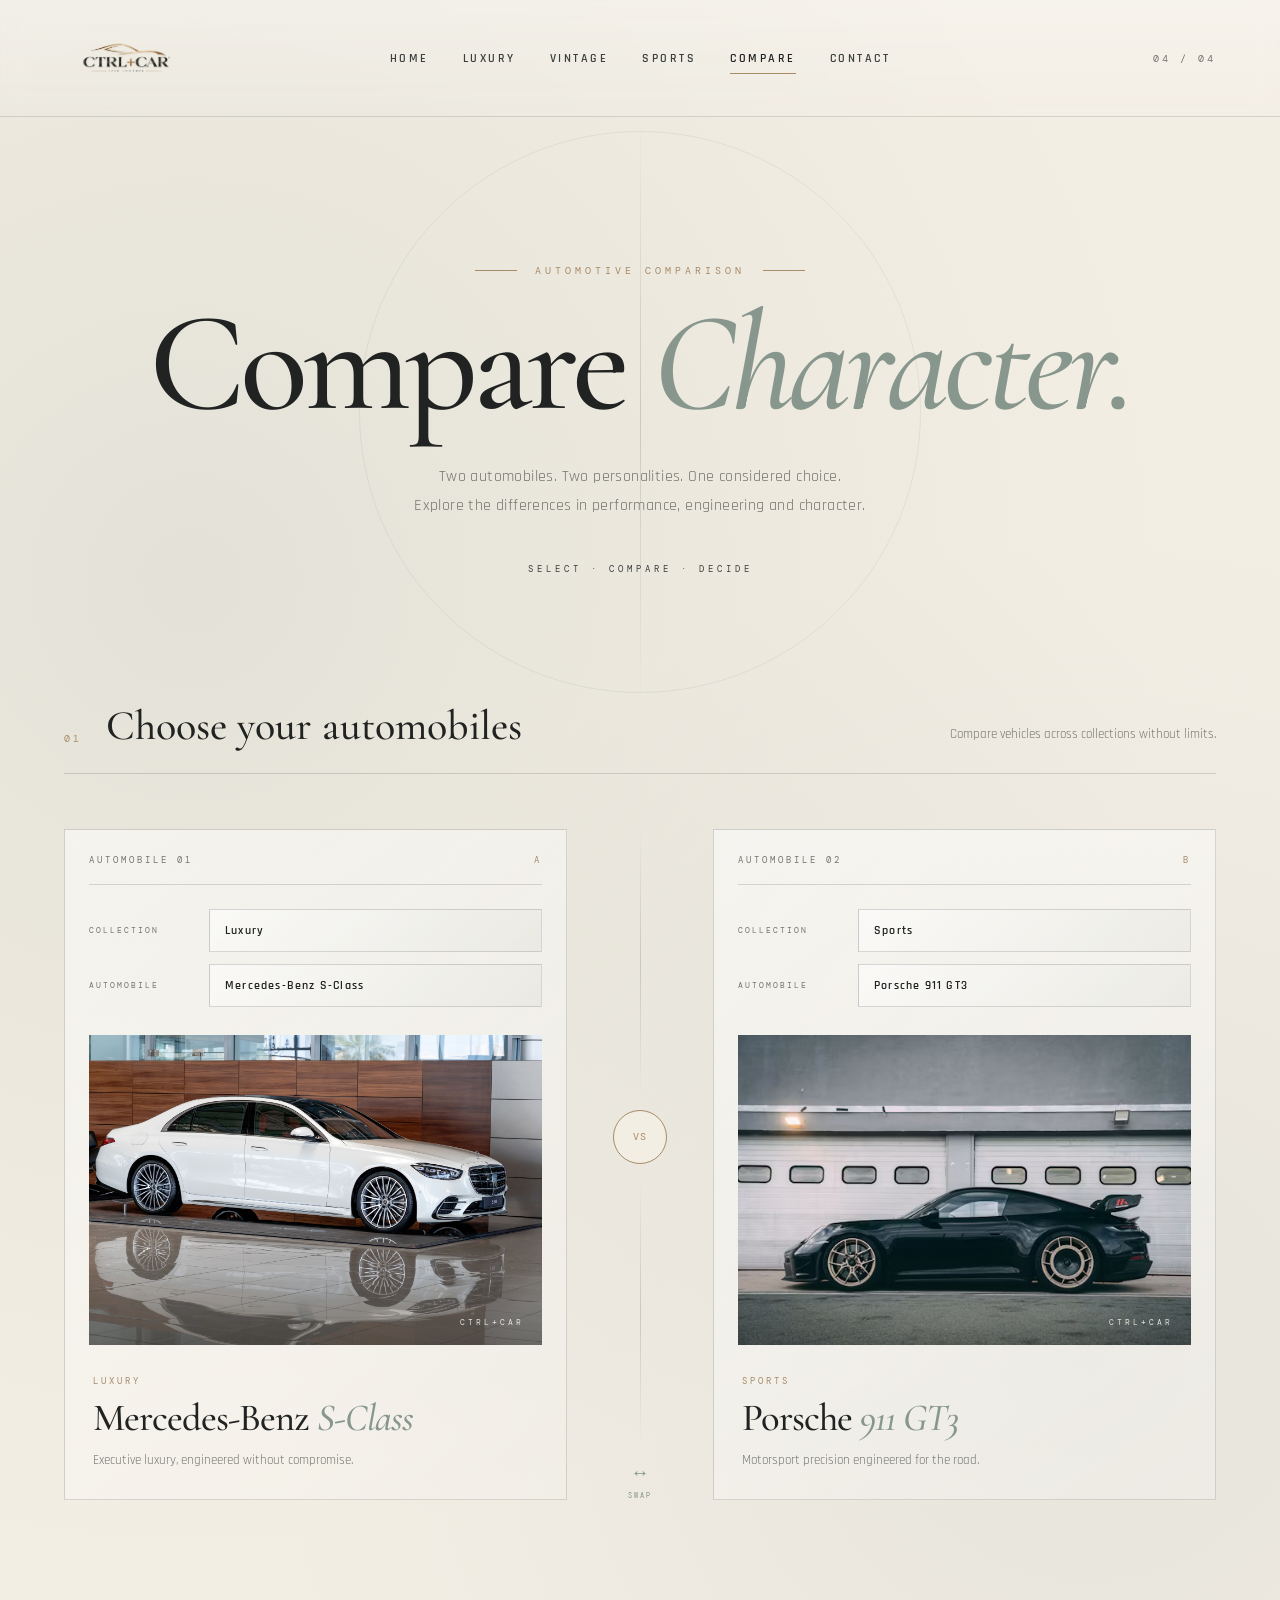
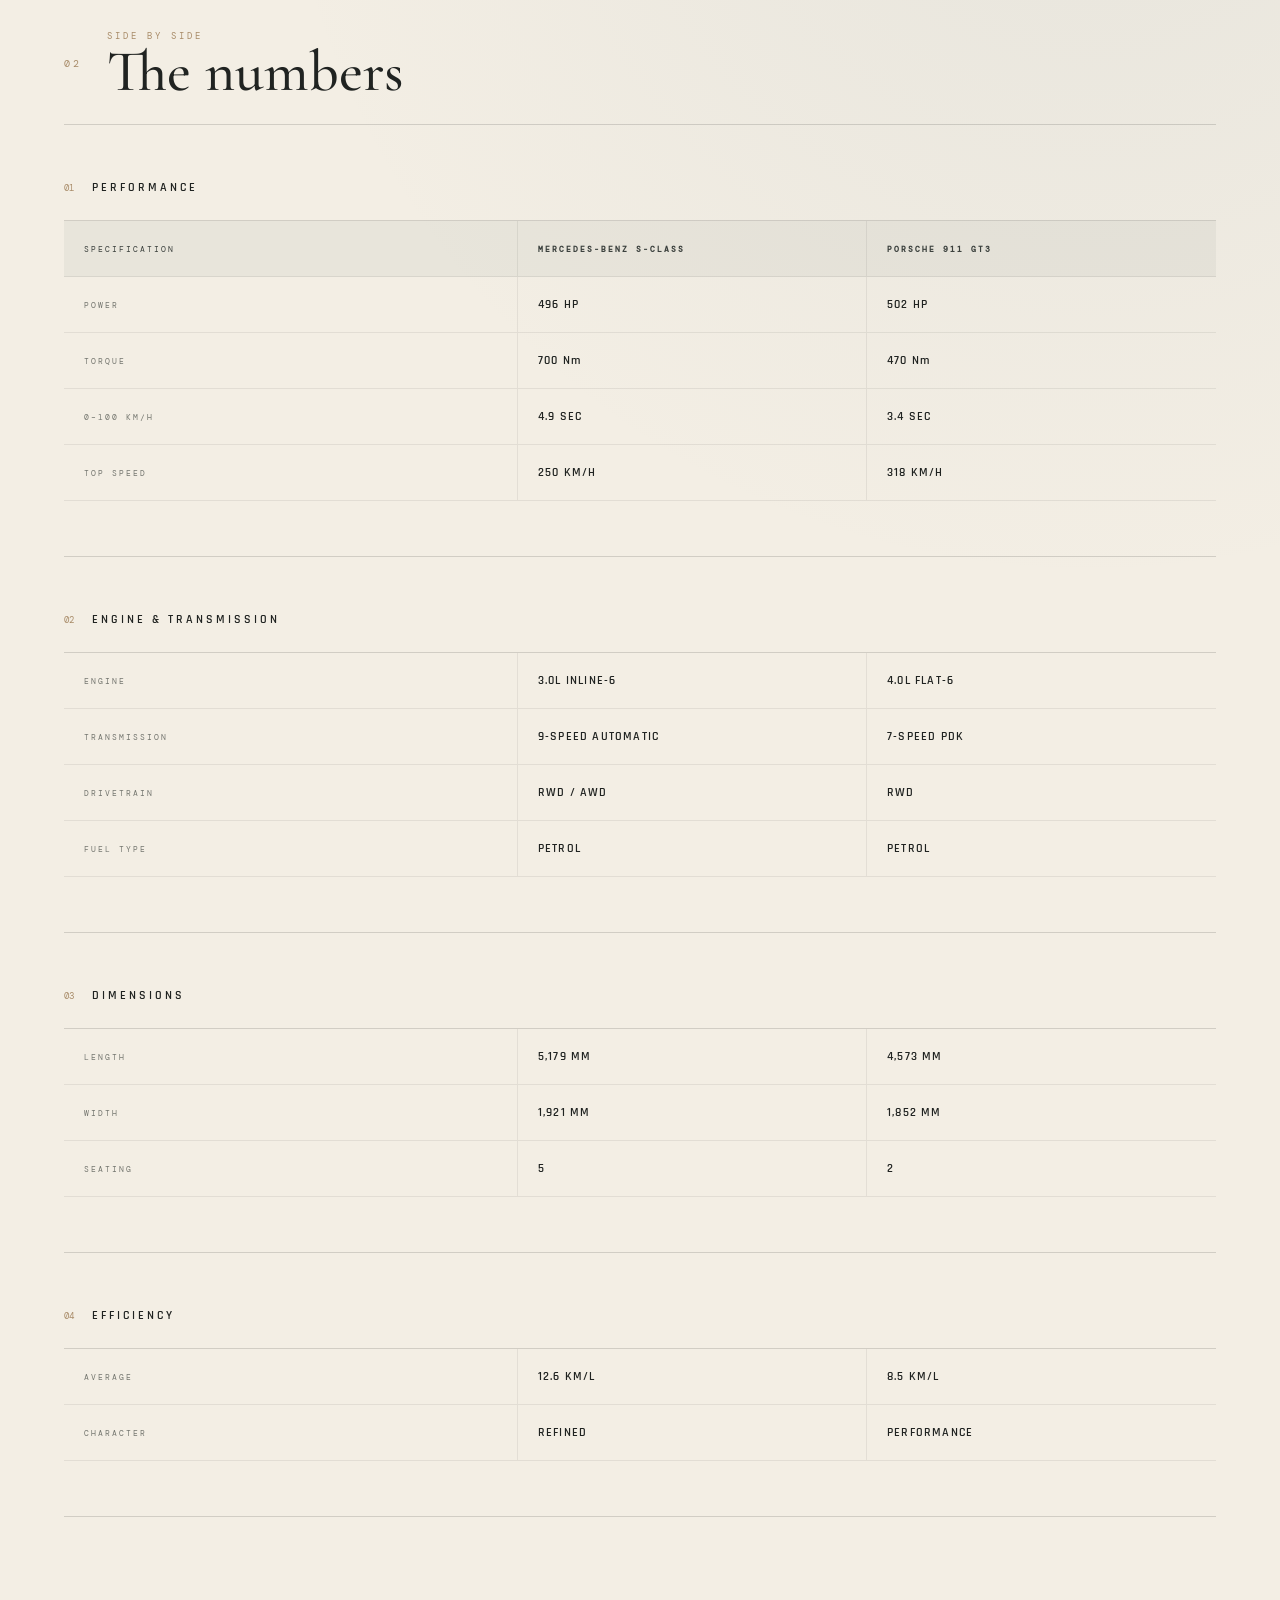
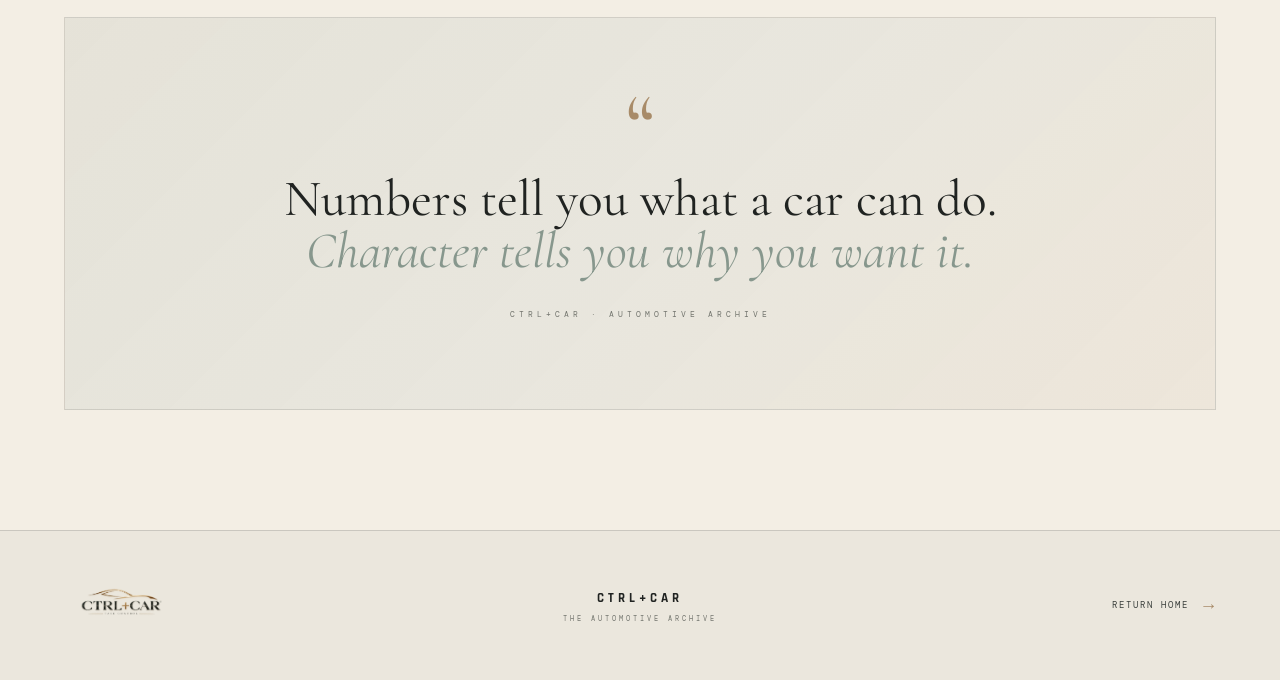
<file: compare.html>
<!DOCTYPE html>
<html lang="en">

<head>

    <meta charset="UTF-8">

    <meta
        name="viewport"
        content="width=device-width, initial-scale=1.0"
    >

    <title>Compare | CTRL+CAR</title>

    <!-- =====================================================
         FONTS
    ====================================================== -->

    <link rel="preconnect" href="https://fonts.googleapis.com">

    <link
        rel="preconnect"
        href="https://fonts.gstatic.com"
        crossorigin
    >

    <link
        href="https://fonts.googleapis.com/css2?family=Cormorant+Garamond:wght@400;500;600;700&family=DM+Mono:wght@300;400;500&family=Rajdhani:wght@400;500;600;700&display=swap"
        rel="stylesheet"
    >
    <!-- Favicon -->

<link rel="icon" type="image/png" sizes="32x32"
      href="images/assets/favicon/favicon-32x32.png">

<link rel="icon" type="image/png" sizes="16x16"
      href="images/assets/favicon/favicon-16x16.png">

<link rel="apple-touch-icon"
      href="images/assets/favicon/apple-touch-icon.png">

    <!-- =====================================================
         CSS
    ====================================================== -->

    <link rel="stylesheet" href="css/compare.css">

</head>


<body>


    <!-- =====================================================
         PAGE WRAPPER
    ====================================================== -->

    <div class="compare-page">


        <!-- =================================================
             NAVBAR
        ================================================== -->

        <header class="compare-navbar">

            <div class="navbar-inner">


                <!-- BRAND LOGO -->

                <a
                    href="index.html"
                    class="brand-logo"
                >

                    <img
                        src="images/assets/logo/logo-dark.png"
                        alt="CTRL+CAR"
                    >

                </a>


                <!-- NAVIGATION -->

                <nav class="main-navigation">

                    <a href="index.html">
                        HOME
                    </a>

                    <a href="luxury.html">
                        LUXURY
                    </a>

                    <a href="vintage.html">
                        VINTAGE
                    </a>

                    <a href="index.html#sports">
                        SPORTS
                    </a>

                    <a
                        href="compare.html"
                        class="active"
                    >
                        COMPARE
                    </a>

                    <a href="index.html#contact">
                        CONTACT
                    </a>

                </nav>


                <!-- COLLECTION NUMBER -->

                <div class="page-index">

                    04 / 04

                </div>

            </div>

        </header>



        <!-- =================================================
             HERO
        ================================================== -->

        <main>


            <section class="compare-hero">


                <div class="hero-eyebrow">

                    <span class="eyebrow-line"></span>

                    AUTOMOTIVE COMPARISON

                    <span class="eyebrow-line"></span>

                </div>


                <h1>

                    Compare
                    <em>Character.</em>

                </h1>


                <p class="hero-description">

                    Two automobiles.
                    Two personalities.
                    One considered choice.

                    <br>

                    Explore the differences in performance,
                    engineering and character.

                </p>


                <div class="hero-note">

                    SELECT · COMPARE · DECIDE

                </div>


            </section>



            <!-- =================================================
                 COMPARISON AREA
            ================================================== -->

            <section class="comparison-section">


                <!-- SECTION HEADER -->

                <div class="comparison-heading">

                    <div>

                        <span class="section-number">
                            01
                        </span>

                        <h2>
                            Choose your automobiles
                        </h2>

                    </div>


                    <p>

                        Compare vehicles across
                        collections without limits.

                    </p>

                </div>



                <!-- =================================================
                     TWO VEHICLE CARDS
                ================================================== -->

                <div class="vehicle-selection">


                    <!-- =============================================
                         VEHICLE ONE
                    ============================================== -->

                    <article
                        class="vehicle-panel vehicle-one"
                    >


                        <div class="panel-topline">

                            <span>
                                AUTOMOBILE 01
                            </span>

                            <span>
                                A
                            </span>

                        </div>


                        <div class="vehicle-select-area">


                            <label for="categoryOne">
                                COLLECTION
                            </label>


                            <select id="categoryOne">

                                <option value="">
                                    Select Collection
                                </option>

                                <option value="luxury">
                                    Luxury
                                </option>

                                <option value="vintage">
                                    Vintage
                                </option>

                                <option value="sports">
                                    Sports
                                </option>

                            </select>



                            <label for="carOne">
                                AUTOMOBILE
                            </label>


                            <select
                                id="carOne"
                                disabled
                            >

                                <option value="">
                                    Select Automobile
                                </option>

                            </select>

                        </div>



                        <div class="selected-vehicle">


                            <div class="vehicle-image">

                                <img
                                    id="imageOne"
                                    src="images/luxury/s-class.jpg"
                                    alt="Mercedes-Benz S-Class"
                                >

                                <div class="image-overlay">

                                    <span>
                                        CTRL+CAR
                                    </span>

                                </div>

                            </div>


                            <div class="vehicle-information">

                                <span
                                    class="vehicle-category"
                                    id="categoryLabelOne"
                                >
                                    LUXURY
                                </span>


                                <h3 id="nameOne">

                                    Mercedes-Benz
                                    <em>S-Class</em>

                                </h3>


                                <p id="taglineOne">

                                    Executive luxury,
                                    engineered without compromise.

                                </p>

                            </div>

                        </div>

                    </article>



                    <!-- =============================================
                         VERSUS
                    ============================================== -->

                    <div class="versus">

                        <span class="versus-line"></span>

                        <div class="versus-circle">

                            VS

                        </div>

                        <span class="versus-line"></span>

                        <button
                            type="button"
                            id="swapCars"
                            class="swap-button"
                        >

                            ↔
                            <span>SWAP</span>

                        </button>

                    </div>



                    <!-- =============================================
                         VEHICLE TWO
                    ============================================== -->

                    <article
                        class="vehicle-panel vehicle-two"
                    >


                        <div class="panel-topline">

                            <span>
                                AUTOMOBILE 02
                            </span>

                            <span>
                                B
                            </span>

                        </div>


                        <div class="vehicle-select-area">


                            <label for="categoryTwo">
                                COLLECTION
                            </label>


                            <select id="categoryTwo">

                                <option value="">
                                    Select Collection
                                </option>

                                <option value="luxury">
                                    Luxury
                                </option>

                                <option value="vintage">
                                    Vintage
                                </option>

                                <option value="sports">
                                    Sports
                                </option>

                            </select>



                            <label for="carTwo">
                                AUTOMOBILE
                            </label>


                            <select
                                id="carTwo"
                                disabled
                            >

                                <option value="">
                                    Select Automobile
                                </option>

                            </select>

                        </div>



                        <div class="selected-vehicle">


                            <div class="vehicle-image">

                                <img
                                    id="imageTwo"
                                    src="images/sports/porsche-911-gt3.jpg"
                                    alt="Porsche 911 GT3"
                                >

                                <div class="image-overlay">

                                    <span>
                                        CTRL+CAR
                                    </span>

                                </div>

                            </div>


                            <div class="vehicle-information">

                                <span
                                    class="vehicle-category"
                                    id="categoryLabelTwo"
                                >
                                    SPORTS
                                </span>


                                <h3 id="nameTwo">

                                    Porsche
                                    <em>911 GT3</em>

                                </h3>


                                <p id="taglineTwo">

                                    Track-bred precision
                                    with road-going character.

                                </p>

                            </div>

                        </div>

                    </article>


                </div>



                <!-- =================================================
                     COMPARISON DETAILS
                ================================================== -->

                <section class="comparison-details">


                    <div class="details-header">

                        <span class="section-number">
                            02
                        </span>

                        <div>

                            <span class="details-kicker">
                                SIDE BY SIDE
                            </span>

                            <h2>
                                The numbers
                            </h2>

                        </div>

                    </div>



                    <!-- PERFORMANCE -->

                    <div class="spec-group">


                        <div class="spec-group-title">

                            <span>
                                01
                            </span>

                            <h3>
                                PERFORMANCE
                            </h3>

                        </div>


                        <div class="spec-table">


                            <div class="spec-row spec-heading">

                                <div>
                                    SPECIFICATION
                                </div>

                                <div id="tableNameOne">
                                    S-CLASS
                                </div>

                                <div id="tableNameTwo">
                                    911 GT3
                                </div>

                            </div>


                            <div class="spec-row">

                                <div>
                                    POWER
                                </div>

                                <div id="powerOne">
                                    496 HP
                                </div>

                                <div id="powerTwo">
                                    502 HP
                                </div>

                            </div>


                            <div class="spec-row">

                                <div>
                                    TORQUE
                                </div>

                                <div id="torqueOne">
                                    700 Nm
                                </div>

                                <div id="torqueTwo">
                                    470 Nm
                                </div>

                            </div>


                            <div class="spec-row">

                                <div>
                                    0–100 KM/H
                                </div>

                                <div id="accelerationOne">
                                    4.9 SEC
                                </div>

                                <div id="accelerationTwo">
                                    3.4 SEC
                                </div>

                            </div>


                            <div class="spec-row">

                                <div>
                                    TOP SPEED
                                </div>

                                <div id="speedOne">
                                    250 KM/H
                                </div>

                                <div id="speedTwo">
                                    318 KM/H
                                </div>

                            </div>


                        </div>

                    </div>



                    <!-- ENGINE -->

                    <div class="spec-group">


                        <div class="spec-group-title">

                            <span>
                                02
                            </span>

                            <h3>
                                ENGINE & TRANSMISSION
                            </h3>

                        </div>


                        <div class="spec-table">


                            <div class="spec-row">

                                <div>
                                    ENGINE
                                </div>

                                <div id="engineOne">
                                    3.0L INLINE-6
                                </div>

                                <div id="engineTwo">
                                    4.0L FLAT-6
                                </div>

                            </div>


                            <div class="spec-row">

                                <div>
                                    TRANSMISSION
                                </div>

                                <div id="transmissionOne">
                                    9-SPEED AUTOMATIC
                                </div>

                                <div id="transmissionTwo">
                                    7-SPEED PDK
                                </div>

                            </div>


                            <div class="spec-row">

                                <div>
                                    DRIVETRAIN
                                </div>

                                <div id="driveOne">
                                    RWD / AWD
                                </div>

                                <div id="driveTwo">
                                    RWD
                                </div>

                            </div>


                            <div class="spec-row">

                                <div>
                                    FUEL TYPE
                                </div>

                                <div id="fuelOne">
                                    PETROL
                                </div>

                                <div id="fuelTwo">
                                    PETROL
                                </div>

                            </div>


                        </div>

                    </div>



                    <!-- DIMENSIONS -->

                    <div class="spec-group">


                        <div class="spec-group-title">

                            <span>
                                03
                            </span>

                            <h3>
                                DIMENSIONS
                            </h3>

                        </div>


                        <div class="spec-table">


                            <div class="spec-row">

                                <div>
                                    LENGTH
                                </div>

                                <div id="lengthOne">
                                    5,179 MM
                                </div>

                                <div id="lengthTwo">
                                    4,573 MM
                                </div>

                            </div>


                            <div class="spec-row">

                                <div>
                                    WIDTH
                                </div>

                                <div id="widthOne">
                                    1,921 MM
                                </div>

                                <div id="widthTwo">
                                    1,852 MM
                                </div>

                            </div>


                            <div class="spec-row">

                                <div>
                                    SEATING
                                </div>

                                <div id="seatsOne">
                                    5
                                </div>

                                <div id="seatsTwo">
                                    2
                                </div>

                            </div>


                        </div>

                    </div>



                    <!-- EFFICIENCY -->

                    <div class="spec-group">


                        <div class="spec-group-title">

                            <span>
                                04
                            </span>

                            <h3>
                                EFFICIENCY
                            </h3>

                        </div>


                        <div class="spec-table">


                            <div class="spec-row">

                                <div>
                                    AVERAGE
                                </div>

                                <div id="mileageOne">
                                    12.6 KM/L
                                </div>

                                <div id="mileageTwo">
                                    8.5 KM/L
                                </div>

                            </div>


                            <div class="spec-row">

                                <div>
                                    CHARACTER
                                </div>

                                <div id="characterOne">
                                    REFINED
                                </div>

                                <div id="characterTwo">
                                    PERFORMANCE
                                </div>

                            </div>

                        </div>

                    </div>



                </section>



                <!-- =================================================
                     FINAL STATEMENT
                ================================================== -->

                <section class="comparison-statement">


                    <div class="statement-mark">

                        “

                    </div>


                    <p>

                        Numbers tell you what a car can do.

                        <br>

                        <em>
                            Character tells you why you want it.
                        </em>

                    </p>


                    <span>

                        CTRL+CAR · AUTOMOTIVE ARCHIVE

                    </span>


                </section>


            </section>


        </main>



        <!-- =================================================
             FOOTER
        ================================================== -->

        <footer class="compare-footer">


            <div class="footer-logo">

                <img
                    src="images/assets/logo/logo-dark.png"
                    alt="CTRL+CAR"
                >

            </div>


            <div class="footer-center">

                <span>
                    CTRL+CAR
                </span>

                <p>
                    THE AUTOMOTIVE ARCHIVE
                </p>

            </div>


            <a
                href="index.html"
                class="back-home"
            >

                RETURN HOME
                <span>→</span>

            </a>


        </footer>


    </div>



    <!-- =====================================================
         COMPARE JAVASCRIPT
    ====================================================== -->

    <script>

        /* =====================================================
           CAR DATABASE
        ====================================================== */

        const compareCars = {

            luxury: {

                "Mercedes-Benz S-Class": {
                    image: "images/luxury/s-class.jpg",
                    category: "LUXURY",
                    name: "Mercedes-Benz S-Class",
                    tagline: "Executive luxury, engineered without compromise.",
                    power: "496 HP",
                    torque: "700 Nm",
                    acceleration: "4.9 SEC",
                    speed: "250 KM/H",
                    engine: "3.0L INLINE-6",
                    transmission: "9-SPEED AUTOMATIC",
                    drivetrain: "RWD / AWD",
                    fuel: "PETROL",
                    length: "5,179 MM",
                    width: "1,921 MM",
                    seats: "5",
                    mileage: "12.6 KM/L",
                    character: "REFINED"
                },

                "BMW 7 Series": {
                    image: "images/luxury/bmw-7-series.jpg",
                    category: "LUXURY",
                    name: "BMW 7 Series",
                    tagline: "Executive presence with modern performance.",
                    power: "375 HP",
                    torque: "520 Nm",
                    acceleration: "5.4 SEC",
                    speed: "250 KM/H",
                    engine: "3.0L INLINE-6",
                    transmission: "8-SPEED AUTOMATIC",
                    drivetrain: "RWD / AWD",
                    fuel: "PETROL",
                    length: "5,391 MM",
                    width: "1,950 MM",
                    seats: "5",
                    mileage: "12.6 KM/L",
                    character: "EXECUTIVE"
                },

                "Range Rover": {
                    image: "images/luxury/range-rover.jpg",
                    category: "LUXURY",
                    name: "Range Rover",
                    tagline: "Quiet authority with extraordinary capability.",
                    power: "355 HP",
                    torque: "500 Nm",
                    acceleration: "6.1 SEC",
                    speed: "234 KM/H",
                    engine: "3.0L INLINE-6",
                    transmission: "8-SPEED AUTOMATIC",
                    drivetrain: "AWD",
                    fuel: "PETROL",
                    length: "5,052 MM",
                    width: "2,047 MM",
                    seats: "5",
                    mileage: "9.2 KM/L",
                    character: "COMMANDING"
                },

                "Mercedes-Benz GLS": {
                    image: "images/luxury/mercedes-gls.jpg",
                    category: "LUXURY",
                    name: "Mercedes-Benz GLS",
                    tagline: "Full-size luxury with effortless road presence.",
                    power: "375 HP",
                    torque: "500 Nm",
                    acceleration: "5.9 SEC",
                    speed: "250 KM/H",
                    engine: "3.0L INLINE-6",
                    transmission: "9-SPEED AUTOMATIC",
                    drivetrain: "AWD",
                    fuel: "PETROL",
                    length: "5,207 MM",
                    width: "1,956 MM",
                    seats: "7",
                    mileage: "10.5 KM/L",
                    character: "GRAND"
                },

                "Porsche Panamera": {
                    image: "images/luxury/porsche-panamera.jpg",
                    category: "LUXURY",
                    name: "Porsche Panamera",
                    tagline: "Grand touring luxury with a sporting pulse.",
                    power: "348 HP",
                    torque: "500 Nm",
                    acceleration: "5.3 SEC",
                    speed: "272 KM/H",
                    engine: "2.9L V6",
                    transmission: "8-SPEED PDK",
                    drivetrain: "RWD / AWD",
                    fuel: "PETROL",
                    length: "5,052 MM",
                    width: "1,938 MM",
                    seats: "4",
                    mileage: "11.2 KM/L",
                    character: "GRAND TOURER"
                }

            },


            vintage: {

                "Ford Mustang": {
                    image: "images/vintage/ford-mustang-classic.jpg",
                    category: "VINTAGE",
                    name: "Ford Mustang",
                    tagline: "An American icon shaped by attitude.",
                    power: "300 HP",
                    torque: "407 Nm",
                    acceleration: "6.0 SEC",
                    speed: "210 KM/H",
                    engine: "4.7L V8",
                    transmission: "4-SPEED MANUAL",
                    drivetrain: "RWD",
                    fuel: "PETROL",
                    length: "4,610 MM",
                    width: "1,732 MM",
                    seats: "4",
                    mileage: "7.5 KM/L",
                    character: "ICONIC"
                },

                "Jaguar E-Type": {
                    image: "images/vintage/jaguar-e-type.jpg",
                    category: "VINTAGE",
                    name: "Jaguar E-Type",
                    tagline: "British elegance distilled into a sports car.",
                    power: "265 HP",
                    torque: "384 Nm",
                    acceleration: "7.0 SEC",
                    speed: "241 KM/H",
                    engine: "4.2L INLINE-6",
                    transmission: "4-SPEED MANUAL",
                    drivetrain: "RWD",
                    fuel: "PETROL",
                    length: "4,680 MM",
                    width: "1,680 MM",
                    seats: "2",
                    mileage: "7.0 KM/L",
                    character: "TIMELESS"
                },

                "Mercedes-Benz 300 SL": {
                    image: "images/vintage/mercedes-300sl.jpg",
                    category: "VINTAGE",
                    name: "Mercedes-Benz 300 SL",
                    tagline: "Engineering history wrapped in sculptural form.",
                    power: "240 HP",
                    torque: "294 Nm",
                    acceleration: "8.8 SEC",
                    speed: "245 KM/H",
                    engine: "3.0L INLINE-6",
                    transmission: "4-SPEED MANUAL",
                    drivetrain: "RWD",
                    fuel: "PETROL",
                    length: "4,520 MM",
                    width: "1,780 MM",
                    seats: "2",
                    mileage: "7.5 KM/L",
                    character: "LEGENDARY"
                },

                "Porsche 911": {
                    image: "images/vintage/porsche-911-classic.jpg",
                    category: "VINTAGE",
                    name: "Porsche 911",
                    tagline: "The silhouette that defined a generation.",
                    power: "180 HP",
                    torque: "235 Nm",
                    acceleration: "7.5 SEC",
                    speed: "225 KM/H",
                    engine: "2.7L FLAT-6",
                    transmission: "5-SPEED MANUAL",
                    drivetrain: "RWD",
                    fuel: "PETROL",
                    length: "4,291 MM",
                    width: "1,610 MM",
                    seats: "4",
                    mileage: "8.0 KM/L",
                    character: "PURE"
                }

            },


            sports: {

                "Chevrolet Corvette C8": {
                    image: "images/sports/corvette-c8.jpg",
                    category: "SPORTS",
                    name: "Chevrolet Corvette C8",
                    tagline: "American performance, re-engineered from the ground up.",
                    power: "495 HP",
                    torque: "637 Nm",
                    acceleration: "2.9 SEC",
                    speed: "312 KM/H",
                    engine: "6.2L V8",
                    transmission: "8-SPEED DCT",
                    drivetrain: "RWD",
                    fuel: "PETROL",
                    length: "4,630 MM",
                    width: "1,934 MM",
                    seats: "2",
                    mileage: "9.0 KM/L",
                    character: "RAW"
                },

                "Ferrari 296 GTB": {
                    image: "images/sports/ferrari-296-gtb.jpg",
                    category: "SPORTS",
                    name: "Ferrari 296 GTB",
                    tagline: "Italian performance sharpened by hybrid technology.",
                    power: "819 HP",
                    torque: "740 Nm",
                    acceleration: "2.9 SEC",
                    speed: "330 KM/H",
                    engine: "3.0L V6 HYBRID",
                    transmission: "8-SPEED DCT",
                    drivetrain: "RWD",
                    fuel: "PETROL / HYBRID",
                    length: "4,565 MM",
                    width: "1,958 MM",
                    seats: "2",
                    mileage: "15.6 KM/L",
                    character: "EXOTIC"
                },

                "Lamborghini Huracan": {
                    image: "images/sports/lamborghini-huracan.jpg",
                    category: "SPORTS",
                    name: "Lamborghini Huracan",
                    tagline: "Dramatic design backed by uncompromising V10 power.",
                    power: "631 HP",
                    torque: "600 Nm",
                    acceleration: "2.9 SEC",
                    speed: "325 KM/H",
                    engine: "5.2L V10",
                    transmission: "7-SPEED DCT",
                    drivetrain: "AWD",
                    fuel: "PETROL",
                    length: "4,520 MM",
                    width: "1,933 MM",
                    seats: "2",
                    mileage: "7.0 KM/L",
                    character: "DRAMATIC"
                },

                "Nissan GT-R": {
                    image: "images/sports/nissan-gtr.jpg",
                    category: "SPORTS",
                    name: "Nissan GT-R",
                    tagline: "Japanese engineering with legendary all-weather grip.",
                    power: "565 HP",
                    torque: "633 Nm",
                    acceleration: "2.9 SEC",
                    speed: "315 KM/H",
                    engine: "3.8L V6 TWIN-TURBO",
                    transmission: "6-SPEED DCT",
                    drivetrain: "AWD",
                    fuel: "PETROL",
                    length: "4,690 MM",
                    width: "1,895 MM",
                    seats: "4",
                    mileage: "8.5 KM/L",
                    character: "LEGENDARY"
                },

                "Porsche 911 GT3": {
                    image: "images/sports/porsche-911-gt3.jpg",
                    category: "SPORTS",
                    name: "Porsche 911 GT3",
                    tagline: "Motorsport precision engineered for the road.",
                    power: "502 HP",
                    torque: "470 Nm",
                    acceleration: "3.4 SEC",
                    speed: "318 KM/H",
                    engine: "4.0L FLAT-6",
                    transmission: "7-SPEED PDK",
                    drivetrain: "RWD",
                    fuel: "PETROL",
                    length: "4,573 MM",
                    width: "1,852 MM",
                    seats: "2",
                    mileage: "8.5 KM/L",
                    character: "PERFORMANCE"
                }

            }

        };



        /* =====================================================
           ELEMENTS
        ====================================================== */

        const categoryOne =
            document.getElementById("categoryOne");

        const categoryTwo =
            document.getElementById("categoryTwo");

        const carOne =
            document.getElementById("carOne");

        const carTwo =
            document.getElementById("carTwo");

        const swapButton =
            document.getElementById("swapCars");



        /* =====================================================
           POPULATE CAR DROPDOWN
        ====================================================== */

        function populateCars(categorySelect, carSelect) {

            const category = categorySelect.value;

            carSelect.innerHTML =
                '<option value="">Select Automobile</option>';

            if (!category) {

                carSelect.disabled = true;

                return;

            }

            const availableCars =
                compareCars[category];

            Object.keys(availableCars).forEach(function (carName) {

                const option =
                    document.createElement("option");

                option.value = carName;

                option.textContent = carName;

                carSelect.appendChild(option);

            });

            carSelect.disabled = false;

        }



        /* =====================================================
           UPDATE CAR
        ====================================================== */

        function updateVehicle(side, category, carName) {

            if (!category || !carName) return;

            const car =
                compareCars[category][carName];

            if (!car) return;


            const suffix =
                side === "one" ? "One" : "Two";


            document.getElementById(
                "image" + suffix
            ).src = car.image;


            document.getElementById(
                "image" + suffix
            ).alt = car.name;


            document.getElementById(
                "categoryLabel" + suffix
            ).textContent = car.category;


            document.getElementById(
                "name" + suffix
            ).innerHTML =
                car.name.replace(
                    " ",
                    " <em>"
                ) + "</em>";


            document.getElementById(
                "tagline" + suffix
            ).textContent = car.tagline;


            document.getElementById(
                "tableName" + suffix
            ).textContent =
                car.name.toUpperCase();


            document.getElementById(
                "power" + suffix
            ).textContent = car.power;


            document.getElementById(
                "torque" + suffix
            ).textContent = car.torque;


            document.getElementById(
                "acceleration" + suffix
            ).textContent = car.acceleration;


            document.getElementById(
                "speed" + suffix
            ).textContent = car.speed;


            document.getElementById(
                "engine" + suffix
            ).textContent = car.engine;


            document.getElementById(
                "transmission" + suffix
            ).textContent = car.transmission;


            document.getElementById(
                "drive" + suffix
            ).textContent = car.drivetrain;


            document.getElementById(
                "fuel" + suffix
            ).textContent = car.fuel;


            document.getElementById(
                "length" + suffix
            ).textContent = car.length;


            document.getElementById(
                "width" + suffix
            ).textContent = car.width;


            document.getElementById(
                "seats" + suffix
            ).textContent = car.seats;


            document.getElementById(
                "mileage" + suffix
            ).textContent = car.mileage;


            document.getElementById(
                "character" + suffix
            ).textContent = car.character;

        }



        /* =====================================================
           CATEGORY EVENTS
        ====================================================== */

        categoryOne.addEventListener(
            "change",
            function () {

                populateCars(
                    categoryOne,
                    carOne
                );

            }
        );


        categoryTwo.addEventListener(
            "change",
            function () {

                populateCars(
                    categoryTwo,
                    carTwo
                );

            }
        );



        /* =====================================================
           CAR EVENTS
        ====================================================== */

        carOne.addEventListener(
            "change",
            function () {

                updateVehicle(
                    "one",
                    categoryOne.value,
                    carOne.value
                );

            }
        );


        carTwo.addEventListener(
            "change",
            function () {

                updateVehicle(
                    "two",
                    categoryTwo.value,
                    carTwo.value
                );

            }
        );



        /* =====================================================
           SWAP VEHICLES
        ====================================================== */

        swapButton.addEventListener(
            "click",
            function () {

                const categoryValueOne =
                    categoryOne.value;

                const categoryValueTwo =
                    categoryTwo.value;

                const carValueOne =
                    carOne.value;

                const carValueTwo =
                    carTwo.value;


                categoryOne.value =
                    categoryValueTwo;

                categoryTwo.value =
                    categoryValueOne;


                populateCars(
                    categoryOne,
                    carOne
                );

                populateCars(
                    categoryTwo,
                    carTwo
                );


                carOne.value =
                    carValueTwo;

                carTwo.value =
                    carValueOne;


                updateVehicle(
                    "one",
                    categoryOne.value,
                    carOne.value
                );


                updateVehicle(
                    "two",
                    categoryTwo.value,
                    carTwo.value
                );

            }
        );



        /* =====================================================
           INITIAL STATE
        ====================================================== */

        categoryOne.value = "luxury";

        categoryTwo.value = "sports";


        populateCars(
            categoryOne,
            carOne
        );

        populateCars(
            categoryTwo,
            carTwo
        );


        carOne.value =
            "Mercedes-Benz S-Class";

        carTwo.value =
            "Porsche 911 GT3";


        updateVehicle(
            "one",
            "luxury",
            "Mercedes-Benz S-Class"
        );


        updateVehicle(
            "two",
            "sports",
            "Porsche 911 GT3"
        );

    </script>


</body>

</html>
</file>
<file: css/compare.css>
/* =========================================================
   CTRL+CAR — COMPARE
   Premium Editorial / Contemporary Grand Touring
========================================================= */


/* =========================================================
   ROOT
========================================================= */

:root {

    --ivory: #f3eee4;

    --ivory-light: #f8f5ee;

    --paper: #ebe4d7;

    --graphite: #202321;

    --graphite-soft: #3b403d;

    --muted: #74766f;

    --sage: #87978d;

    --sage-light: #c3cec5;

    --blue-grey: #8c9da2;

    --bronze: #a88b68;

    --line: rgba(32, 35, 33, 0.16);

    --line-light: rgba(32, 35, 33, 0.08);

    --white-line: rgba(255, 255, 255, 0.45);

    --display:
        "Cormorant Garamond",
        Georgia,
        serif;

    --technical:
        "Rajdhani",
        sans-serif;

    --mono:
        "DM Mono",
        monospace;

    --transition:
        0.45s cubic-bezier(.22,.61,.36,1);

}


/* =========================================================
   RESET
========================================================= */

* {

    margin: 0;

    padding: 0;

    box-sizing: border-box;

}


html {

    scroll-behavior: smooth;

}


body {

    background: var(--ivory);

    color: var(--graphite);

    font-family: var(--technical);

    overflow-x: hidden;

}


a {

    color: inherit;

    text-decoration: none;

}


button,
select {

    font: inherit;

}


/* =========================================================
   PAGE
========================================================= */

.compare-page {

    min-height: 100vh;

    background:

        radial-gradient(
            circle at 15% 15%,
            rgba(135,151,141,.14),
            transparent 28%
        ),

        radial-gradient(
            circle at 85% 35%,
            rgba(140,157,162,.12),
            transparent 30%
        ),

        var(--ivory);

}


/* =========================================================
   NAVBAR
========================================================= */

.compare-navbar {

    position: relative;

    width: 100%;

    padding: 24px 5vw;

    border-bottom: 1px solid var(--line);

    background:

        linear-gradient(
            180deg,
            rgba(255,255,255,.30),
            rgba(255,255,255,.06)
        );

    backdrop-filter: blur(12px);

    -webkit-backdrop-filter: blur(12px);

}


.navbar-inner {

    width: 100%;

    max-width: 1500px;

    margin: auto;

    min-height: 68px;

    display: grid;

    grid-template-columns:
        1fr
        auto
        1fr;

    align-items: center;

}


/* =========================================================
   LOGO
========================================================= */

.brand-logo {

    display: flex;

    align-items: center;

    justify-content: flex-start;

}


.brand-logo img {

    width: 125px;

    height: auto;

    display: block;

}


/* =========================================================
   NAVIGATION
========================================================= */

.main-navigation {

    display: flex;

    align-items: center;

    justify-content: center;

    gap: 34px;

}


.main-navigation a {

    position: relative;

    padding: 8px 0;

    font-family: var(--technical);

    font-size: 12px;

    font-weight: 600;

    letter-spacing: 2.5px;

    color: var(--graphite-soft);

    transition: var(--transition);

}


.main-navigation a::after {

    content: "";

    position: absolute;

    left: 0;

    bottom: 0;

    width: 0;

    height: 1px;

    background: var(--bronze);

    transition: var(--transition);

}


.main-navigation a:hover {

    color: var(--graphite);

}


.main-navigation a:hover::after,
.main-navigation a.active::after {

    width: 100%;

}


.main-navigation a.active {

    color: var(--graphite);

}


/* =========================================================
   PAGE INDEX
========================================================= */

.page-index {

    justify-self: end;

    font-family: var(--mono);

    font-size: 10px;

    letter-spacing: 3px;

    color: var(--muted);

}


/* =========================================================
   HERO
========================================================= */

.compare-hero {

    min-height: 590px;

    padding:
        120px
        8vw
        105px;

    display: flex;

    flex-direction: column;

    align-items: center;

    justify-content: center;

    text-align: center;

    position: relative;

    overflow: hidden;

}


/* Decorative vertical line */

.compare-hero::before {

    content: "";

    position: absolute;

    left: 50%;

    top: 0;

    width: 1px;

    height: 100%;

    background: linear-gradient(
        to bottom,
        transparent,
        var(--line),
        transparent
    );

}


/* Decorative circle */

.compare-hero::after {

    content: "";

    position: absolute;

    width: 560px;

    height: 560px;

    border-radius: 50%;

    border: 1px solid
        rgba(135,151,141,.15);

    left: 50%;

    top: 50%;

    transform:
        translate(-50%, -50%);

    pointer-events: none;

}


/* =========================================================
   HERO EYEBROW
========================================================= */

.hero-eyebrow {

    position: relative;

    z-index: 2;

    display: flex;

    align-items: center;

    gap: 18px;

    margin-bottom: 32px;

    font-family: var(--mono);

    font-size: 10px;

    letter-spacing: 4px;

    color: var(--bronze);

}


.eyebrow-line {

    width: 42px;

    height: 1px;

    background: var(--bronze);

}


/* =========================================================
   HERO TITLE
========================================================= */

.compare-hero h1 {

    position: relative;

    z-index: 2;

    font-family: var(--display);

    font-size: clamp(
        82px,
        11vw,
        170px
    );

    font-weight: 500;

    line-height: .78;

    letter-spacing: -5px;

    color: var(--graphite);

}


.compare-hero h1 em {

    color: var(--sage);

    font-weight: 500;

}


/* =========================================================
   HERO DESCRIPTION
========================================================= */

.hero-description {

    position: relative;

    z-index: 2;

    max-width: 610px;

    margin-top: 44px;

    font-size: 16px;

    line-height: 1.8;

    color: var(--muted);

    letter-spacing: .4px;

}


.hero-note {

    position: relative;

    z-index: 2;

    margin-top: 42px;

    font-family: var(--mono);

    font-size: 9px;

    letter-spacing: 4px;

    color: var(--graphite-soft);

}


/* =========================================================
   COMPARISON SECTION
========================================================= */

.comparison-section {

    width: min(
        1380px,
        90%
    );

    margin: auto;

    padding-bottom: 120px;

}


/* =========================================================
   COMPARISON HEADER
========================================================= */

.comparison-heading {

    display: flex;

    justify-content: space-between;

    align-items: flex-end;

    padding-bottom: 28px;

    border-bottom: 1px solid var(--line);

}


.comparison-heading > div {

    display: flex;

    align-items: flex-end;

    gap: 24px;

}


.section-number {

    font-family: var(--mono);

    font-size: 10px;

    letter-spacing: 3px;

    color: var(--bronze);

}


.comparison-heading h2 {

    font-family: var(--display);

    font-size: 42px;

    font-weight: 500;

    line-height: .9;

}


.comparison-heading p {

    max-width: 310px;

    font-size: 13px;

    line-height: 1.6;

    color: var(--muted);

    text-align: right;

}


/* =========================================================
   VEHICLE SELECTION
========================================================= */

.vehicle-selection {

    margin-top: 55px;

    display: grid;

    grid-template-columns:
        minmax(0, 1fr)
        90px
        minmax(0, 1fr);

    align-items: stretch;

    gap: 28px;

}


/* =========================================================
   VEHICLE PANEL
========================================================= */

.vehicle-panel {

    min-width: 0;

    padding: 24px;

    border: 1px solid var(--line);

    background:

        linear-gradient(
            145deg,
            rgba(255,255,255,.55),
            rgba(255,255,255,.18)
        );

    position: relative;

    transition: var(--transition);

}


.vehicle-panel:hover {

    border-color:
        rgba(168,139,104,.48);

    transform: translateY(-4px);

    box-shadow:
        0 24px 60px rgba(40,40,35,.08);

}


/* =========================================================
   PANEL TOPLINE
========================================================= */

.panel-topline {

    display: flex;

    justify-content: space-between;

    padding-bottom: 18px;

    margin-bottom: 24px;

    border-bottom: 1px solid var(--line);

    font-family: var(--mono);

    font-size: 9px;

    letter-spacing: 3px;

    color: var(--muted);

}


.panel-topline span:last-child {

    color: var(--bronze);

}


/* =========================================================
   SELECT AREA
========================================================= */

.vehicle-select-area {

    display: grid;

    grid-template-columns:
        100px
        1fr;

    gap: 12px 20px;

    margin-bottom: 28px;

    align-items: center;

}


.vehicle-select-area label {

    font-family: var(--mono);

    font-size: 8px;

    letter-spacing: 2px;

    color: var(--muted);

}


.vehicle-select-area select {

    width: 100%;

    appearance: none;

    -webkit-appearance: none;

    border: 1px solid var(--line);

    background:

        linear-gradient(
            135deg,
            rgba(255,255,255,.55),
            rgba(135,151,141,.07)
        );

    padding: 13px 15px;

    color: var(--graphite);

    font-family: var(--technical);

    font-size: 12px;

    font-weight: 600;

    letter-spacing: 1.2px;

    outline: none;

    cursor: pointer;

    transition: var(--transition);

}


.vehicle-select-area select:hover {

    border-color: var(--bronze);

}


.vehicle-select-area select:focus {

    border-color: var(--sage);

    box-shadow:
        0 0 0 3px
        rgba(135,151,141,.12);

}


.vehicle-select-area select:disabled {

    opacity: .45;

    cursor: not-allowed;

}


/* =========================================================
   VEHICLE IMAGE
========================================================= */

.vehicle-image {

    position: relative;

    height: 310px;

    overflow: hidden;

    background: #d8d3c9;

}


.vehicle-image img {

    width: 100%;

    height: 100%;

    display: block;

    object-fit: cover;

    transition:
        transform .9s
        cubic-bezier(.22,.61,.36,1);

}


.vehicle-panel:hover
.vehicle-image img {

    transform: scale(1.045);

}


/* =========================================================
   IMAGE OVERLAY
========================================================= */

.image-overlay {

    position: absolute;

    inset: 0;

    display: flex;

    align-items: flex-end;

    justify-content: flex-end;

    padding: 18px;

    background:

        linear-gradient(
            to top,
            rgba(20,24,22,.42),
            transparent 35%
        );

}


.image-overlay span {

    font-family: var(--mono);

    font-size: 8px;

    letter-spacing: 3px;

    color: rgba(255,255,255,.82);

}


/* =========================================================
   VEHICLE INFORMATION
========================================================= */

.vehicle-information {

    padding:
        24px
        4px
        4px;

}


.vehicle-category {

    font-family: var(--mono);

    font-size: 9px;

    letter-spacing: 3px;

    color: var(--bronze);

}


.vehicle-information h3 {

    margin-top: 10px;

    font-family: var(--display);

    font-size: clamp(
        35px,
        3vw,
        54px
    );

    line-height: .95;

    font-weight: 500;

    letter-spacing: -1px;

}


.vehicle-information h3 em {

    color: var(--sage);

    font-weight: 500;

}


.vehicle-information p {

    margin-top: 14px;

    max-width: 390px;

    font-size: 13px;

    line-height: 1.6;

    color: var(--muted);

}


/* =========================================================
   VERSUS
========================================================= */

.versus {

    display: flex;

    flex-direction: column;

    align-items: center;

    justify-content: center;

    gap: 16px;

}


.versus-line {

    width: 1px;

    flex: 1;

    background:

        linear-gradient(
            to bottom,
            transparent,
            var(--line),
            transparent
        );

}


.versus-circle {

    width: 54px;

    height: 54px;

    border-radius: 50%;

    border: 1px solid var(--bronze);

    display: flex;

    align-items: center;

    justify-content: center;

    font-family: var(--mono);

    font-size: 10px;

    letter-spacing: 1px;

    color: var(--bronze);

    background: var(--ivory);

}


.swap-button {

    border: none;

    background: transparent;

    color: var(--sage);

    cursor: pointer;

    display: flex;

    flex-direction: column;

    align-items: center;

    gap: 5px;

    transition: var(--transition);

}


.swap-button {

    font-size: 19px;

}


.swap-button span {

    font-family: var(--mono);

    font-size: 7px;

    letter-spacing: 2px;

}


.swap-button:hover {

    color: var(--bronze);

    transform: rotate(180deg);

}


/* =========================================================
   DETAILS
========================================================= */

.comparison-details {

    margin-top: 130px;

}


/* =========================================================
   DETAILS HEADER
========================================================= */

.details-header {

    display: flex;

    align-items: center;

    gap: 25px;

    padding-bottom: 28px;

    border-bottom: 1px solid var(--line);

}


.details-kicker {

    display: block;

    margin-bottom: 5px;

    font-family: var(--mono);

    font-size: 9px;

    letter-spacing: 3px;

    color: var(--bronze);

}


.details-header h2 {

    font-family: var(--display);

    font-size: 58px;

    font-weight: 500;

    line-height: .85;

}


/* =========================================================
   SPEC GROUP
========================================================= */

.spec-group {

    padding:
        55px
        0;

    border-bottom: 1px solid var(--line);

}


.spec-group-title {

    display: flex;

    align-items: center;

    gap: 18px;

    margin-bottom: 25px;

}


.spec-group-title span {

    font-family: var(--mono);

    font-size: 9px;

    color: var(--bronze);

}


.spec-group-title h3 {

    font-family: var(--technical);

    font-size: 12px;

    font-weight: 600;

    letter-spacing: 3px;

}


/* =========================================================
   SPEC TABLE
========================================================= */

.spec-table {

    border-top: 1px solid var(--line);

}


.spec-row {

    display: grid;

    grid-template-columns:
        1.3fr
        1fr
        1fr;

    min-height: 56px;

    border-bottom: 1px solid var(--line-light);

}


.spec-row > div {

    display: flex;

    align-items: center;

    padding: 12px 20px;

    font-family: var(--technical);

    font-size: 12px;

    letter-spacing: 1.2px;

}


.spec-row > div:not(:last-child) {

    border-right: 1px solid var(--line-light);

}


.spec-row > div:first-child {

    font-family: var(--mono);

    font-size: 8px;

    letter-spacing: 2px;

    color: var(--muted);

}


.spec-row > div:nth-child(2),
.spec-row > div:nth-child(3) {

    color: var(--graphite);

    font-weight: 600;

}


.spec-heading {

    background:

        rgba(135,151,141,.10);

}


.spec-heading > div {

    font-family: var(--mono) !important;

    font-size: 8px !important;

    letter-spacing: 2px !important;

    color: var(--graphite-soft) !important;

}


/* =========================================================
   STATEMENT
========================================================= */

.comparison-statement {

    position: relative;

    margin-top: 100px;

    padding:
        90px
        40px;

    text-align: center;

    background:

        linear-gradient(
            135deg,
            rgba(135,151,141,.13),
            rgba(140,157,162,.10),
            rgba(168,139,104,.08)
        );

    border:
        1px solid
        rgba(32,35,33,.12);

}


.statement-mark {

    font-family: var(--display);

    font-size: 90px;

    line-height: .4;

    color: var(--bronze);

}


.comparison-statement p {

    margin-top: 30px;

    font-family: var(--display);

    font-size: clamp(
        30px,
        4vw,
        58px
    );

    line-height: 1;

    color: var(--graphite);

}


.comparison-statement p em {

    color: var(--sage);

}


.comparison-statement > span {

    display: block;

    margin-top: 32px;

    font-family: var(--mono);

    font-size: 8px;

    letter-spacing: 4px;

    color: var(--muted);

}


/* =========================================================
   FOOTER
========================================================= */

.compare-footer {

    min-height: 150px;

    padding:
        35px
        5vw;

    border-top: 1px solid var(--line);

    display: grid;

    grid-template-columns:
        1fr
        1fr
        1fr;

    align-items: center;

    background:

        rgba(32,35,33,.035);

}


/* =========================================================
   FOOTER LOGO
========================================================= */

.footer-logo img {

    width: 115px;

    height: auto;

}


/* =========================================================
   FOOTER CENTER
========================================================= */

.footer-center {

    text-align: center;

}


.footer-center span {

    font-family: var(--technical);

    font-size: 13px;

    font-weight: 700;

    letter-spacing: 4px;

}


.footer-center p {

    margin-top: 6px;

    font-family: var(--mono);

    font-size: 7px;

    letter-spacing: 3px;

    color: var(--muted);

}


/* =========================================================
   BACK HOME
========================================================= */

.back-home {

    justify-self: end;

    display: flex;

    align-items: center;

    gap: 14px;

    font-family: var(--mono);

    font-size: 9px;

    letter-spacing: 2px;

    color: var(--graphite-soft);

    transition: var(--transition);

}


.back-home span {

    font-size: 18px;

    color: var(--bronze);

    transition: var(--transition);

}


.back-home:hover {

    color: var(--bronze);

}


.back-home:hover span {

    transform: translateX(6px);

}


/* =========================================================
   RESPONSIVE — TABLET
========================================================= */

@media (max-width: 1050px) {


    .navbar-inner {

        grid-template-columns:
            auto
            1fr
            auto;

    }


    .main-navigation {

        gap: 18px;

    }


    .main-navigation a {

        font-size: 10px;

        letter-spacing: 1.5px;

    }


    .vehicle-selection {

        grid-template-columns:
            1fr;

    }


    .versus {

        flex-direction: row;

        height: 70px;

    }


    .versus-line {

        height: 1px;

        width: auto;

    }


    .comparison-heading {

        align-items: flex-start;

        gap: 30px;

    }

}


/* =========================================================
   RESPONSIVE — MOBILE
========================================================= */

@media (max-width: 700px) {


    .compare-navbar {

        padding: 18px 5vw;

    }


    .navbar-inner {

        display: flex;

        flex-direction: column;

        gap: 20px;

    }


    .brand-logo {

        justify-content: center;

    }


    .main-navigation {

        flex-wrap: wrap;

        gap: 15px 20px;

    }


    .page-index {

        display: none;

    }


    .compare-hero {

        min-height: 500px;

        padding:
            80px
            6vw;

    }


    .compare-hero h1 {

        font-size:
            clamp(
                65px,
                20vw,
                100px
            );

        letter-spacing: -3px;

    }


    .compare-hero::after {

        width: 330px;

        height: 330px;

    }


    .comparison-heading {

        flex-direction: column;

    }


    .comparison-heading > div {

        align-items: flex-start;

    }


    .comparison-heading p {

        text-align: left;

    }


    .vehicle-selection {

        margin-top: 35px;

    }


    .vehicle-panel {

        padding: 16px;

    }


    .vehicle-select-area {

        grid-template-columns: 1fr;

        gap: 7px;

    }


    .vehicle-select-area label {

        margin-top: 8px;

    }


    .vehicle-image {

        height: 240px;

    }


    .vehicle-information h3 {

        font-size: 38px;

    }


    .details-header h2 {

        font-size: 44px;

    }


    .spec-row {

        grid-template-columns:
            1fr
            1fr;

    }


    .spec-row > div:first-child {

        grid-column:
            1 / -1;

        background:
            rgba(135,151,141,.06);

        border-right: none;

    }


    .spec-row.spec-heading > div:first-child {

        display: none;

    }


    .spec-row.spec-heading {

        grid-template-columns:
            1fr
            1fr;

    }


    .comparison-statement {

        padding:
            65px
            20px;

    }


    .compare-footer {

        grid-template-columns: 1fr;

        gap: 25px;

        text-align: center;

    }


    .footer-logo {

        display: flex;

        justify-content: center;

    }


    .back-home {

        justify-self: center;

    }

}

/* =========================================================
   CONTACT NAV LINK — MATCH OTHER NAV ITEMS
   ========================================================= */

.ctrl-navbar .navbar-nav .nav-item:last-child .nav-link {
    font-family: var(--font-main);
    font-size: 13px;
    font-weight: 600;
    letter-spacing: 2px;
    text-transform: uppercase;

    color: rgba(242, 240, 235, 0.72);

    background: transparent;
    border: none;
    padding: 10px 14px !important;

    transition: color 0.25s ease;
}

.ctrl-navbar .navbar-nav .nav-item:last-child .nav-link:hover {
    color: var(--ctrl-off-white);
}

/* Keep the same underline style as the other navbar items */
.ctrl-navbar .navbar-nav .nav-item:last-child .nav-link::after {
    content: "";
    display: block;

    width: 0;
    height: 1px;

    margin: 6px auto 0;

    background: var(--luxury-champagne);

    transition: width 0.25s ease;
}

.ctrl-navbar .navbar-nav .nav-item:last-child .nav-link:hover::after {
    width: 100%;
}
</file>
